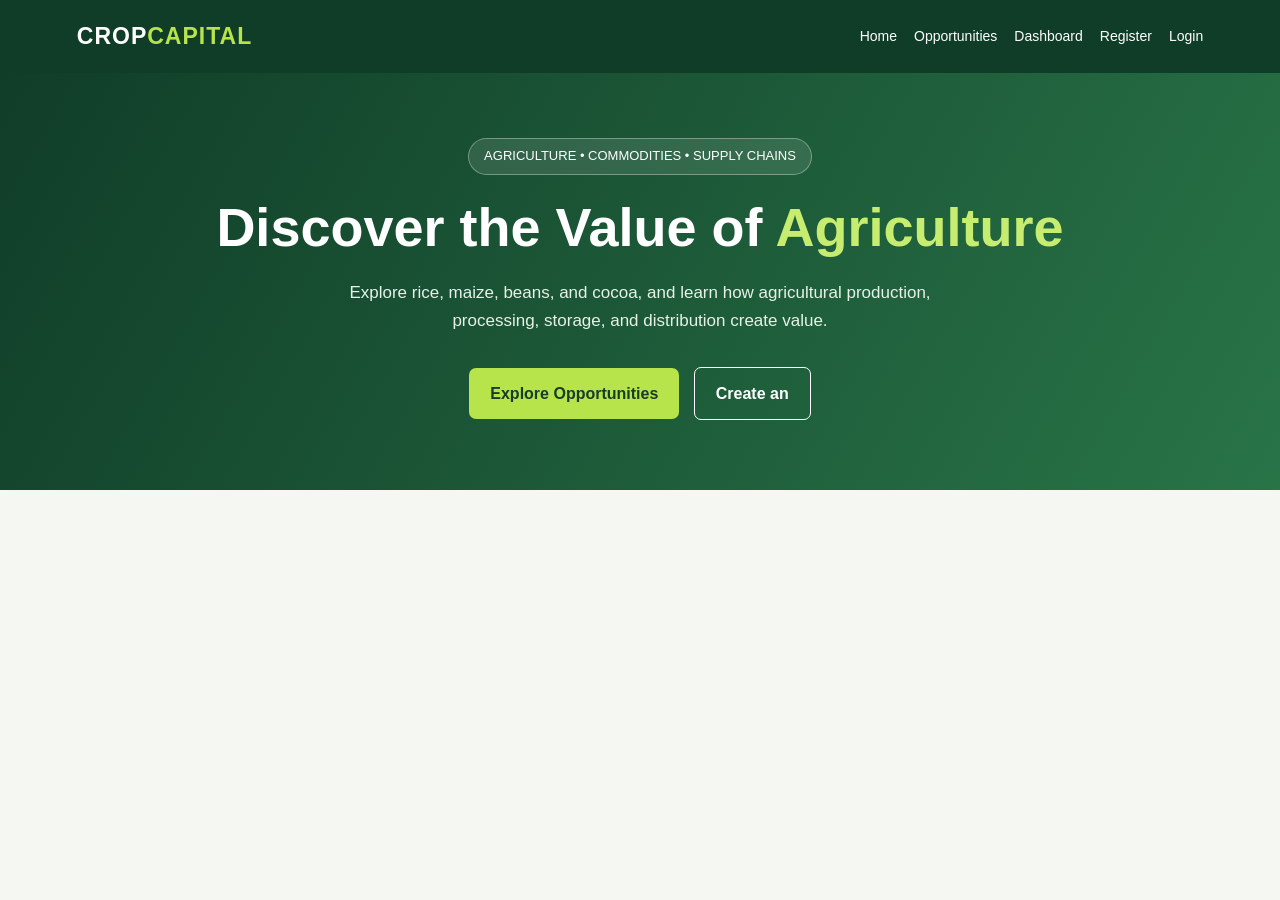
<file: index.html>
<!DOCTYPE html>
<html lang="en">
<head>
  <meta charset="UTF-8">
  <meta name="viewport" content="width=device-width, initial-scale=1.0">
  <meta name="description" content="CROPCAPITAL explores agricultural commodities, production, storage and supply chains.">
  <title>CROPCAPITAL | Agricultural Opportunities</title>

  <style>
    * {
      box-sizing: border-box;
      margin: 0;
      padding: 0;
    }

    body {
      font-family: Arial, sans-serif;
      color: #173d28;
      background: #f5f8f2;
      line-height: 1.6;
    }

    header {
      background: #103d28;
      color: white;
      padding: 18px 6%;
      display: flex;
      align-items: center;
      justify-content: space-between;
      flex-wrap: wrap;
      gap: 15px;
    }

    .logo {
      font-size: 23px;
      font-weight: bold;
      letter-spacing: 1px;
    }

    .logo span {
      color: #b7e34b;
    }

    nav {
      display: flex;
      flex-wrap: wrap;
      gap: 17px;
    }

    nav a {
      color: white;
      text-decoration: none;
      font-size: 14px;
    }

    nav a:hover {
      color: #b7e34b;
    }

    .hero {
      background: linear-gradient(120deg, #103d28, #287447);
      color: white;
      padding: 65px 7%;
    }

    .hero-content {
      max-width: 850px;
      margin: auto;
      text-align: center;
    }

    .tag {
      display: inline-block;
      background: #ffffff1c;
      border: 1px solid #ffffff55;
      border-radius: 25px;
      padding: 7px 15px;
      margin-bottom: 20px;
      font-size: 13px;
    }

    .hero h1 {
      font-size: clamp(32px, 6vw, 54px);
      line-height: 1.2;
      margin-bottom: 20px;
    }

    .hero h1 span {
      color: #c7ed70;
    }

    .hero p {
      max-width: 650px;
      margin: 0 auto 28px;
      color: #e6f1e8;
      font-size: 17px;
    }

    .button {
      display: inline-block;
      padding: 13px 21px;
      border-radius: 7px;
      text-decoration: none;
      font-weight: bold;
      margin: 5px;
    }

    .button-primary {
      background: #b7e34b;
      color: #173d28;
    }

    .button-outline {
      border: 1px solid white;
      color: white;
    }

    .button-primary:hover {
      background: #d0f278;
    }

    .section {
      max-width: 1100px;
      margin: auto;
      padding: 50px 20px;
    }

    .section-heading {
      text-align: center;
      margin-bottom: 30px;
    }

    .section-heading h2 {
      font-size: 29px;
      margin-bottom: 8px;
    }

    .section-heading p {
      color: #627267;
    }

    .crop-grid {
      display: grid;
      grid-template-columns: repeat(auto-fit, minmax(220px, 1fr));
      gap: 20px;
    }

    .crop-card {
      background: white;
      border-radius: 12px;
      padding: 25px;
      border: 1px solid #e2eadf;
      box-shadow: 0 5px 18px #173d2808;
    }

    .crop-icon {
      font-size: 42px;
      margin-bottom: 12px;
    }

    .crop-card h3 {
      margin-bottom: 10px;
      font-size: 21px;
    }

    .crop-card p {
      color: #627267;
      font-size: 14px;
      margin-bottom: 15px;
    }

    .crop-card a {
      color: #17643b;
      font-weight: bold;
      text-decoration: none;
    }

    .about {
      background: #e8f0e3;
    }

    .about-inner {
      max-width: 850px;
      margin: auto;
      text-align: center;
    }

    .about h2 {
      font-size: 28px;
      margin-bottom: 15px;
    }

    .about p {
      color: #46594b;
      margin-bottom: 12px;
    }

    .notice {
      max-width: 1000px;
      margin: 35px auto;
      padding: 18px;
      background: #fff4d6;
      border-left: 5px solid #d99a00;
      border-radius: 6px;
      font-size: 13px;
      line-height: 1.7;
    }

    footer {
      background: #103d28;
      color: white;
      padding: 30px 20px;
      text-align: center;
    }

    footer p {
      color: #d8e5da;
      font-size: 13px;
      margin-top: 8px;
    }

    .footer-links {
      margin-top: 15px;
    }

    .footer-links a {
      color: #c7ed70;
      text-decoration: none;
      margin: 0 8px;
      font-size: 13px;
    }

    @media (max-width: 600px) {
      header {
        justify-content: center;
        text-align: center;
      }

      nav {
        justify-content: center;
      }

      .hero {
        padding: 48px 20px;
      }

      .hero p {
        font-size: 15px;
      }

      .section {
        padding: 38px 18px;
      }

      .notice {
        margin: 20px 15px;
      }
    }
  </style>
</head>

<body>

<header>
  <div class="logo">CROP<span>CAPITAL</span></div>

  <nav>
    <a href="index.html">Home</a>
    <a href="plans.html">Opportunities</a>
    <a href="dashboard.html">Dashboard</a>
    <a href="register.html">Register</a>
    <a href="login.html">Login</a>
  </nav>
</header>

<section class="hero">
  <div class="hero-content">
    <div class="tag">AGRICULTURE • COMMODITIES • SUPPLY CHAINS</div>

    <h1>Discover the Value of <span>Agriculture</span></h1>

    <p>
      Explore rice, maize, beans, and cocoa, and learn how agricultural
      production, processing, storage, and distribution create value.
    </p>

    <a class="button button-primary" href="plans.html">
      Explore Opportunities
    </a>

    <a class="button button-outline" href="register.html">
      Create an
</file>
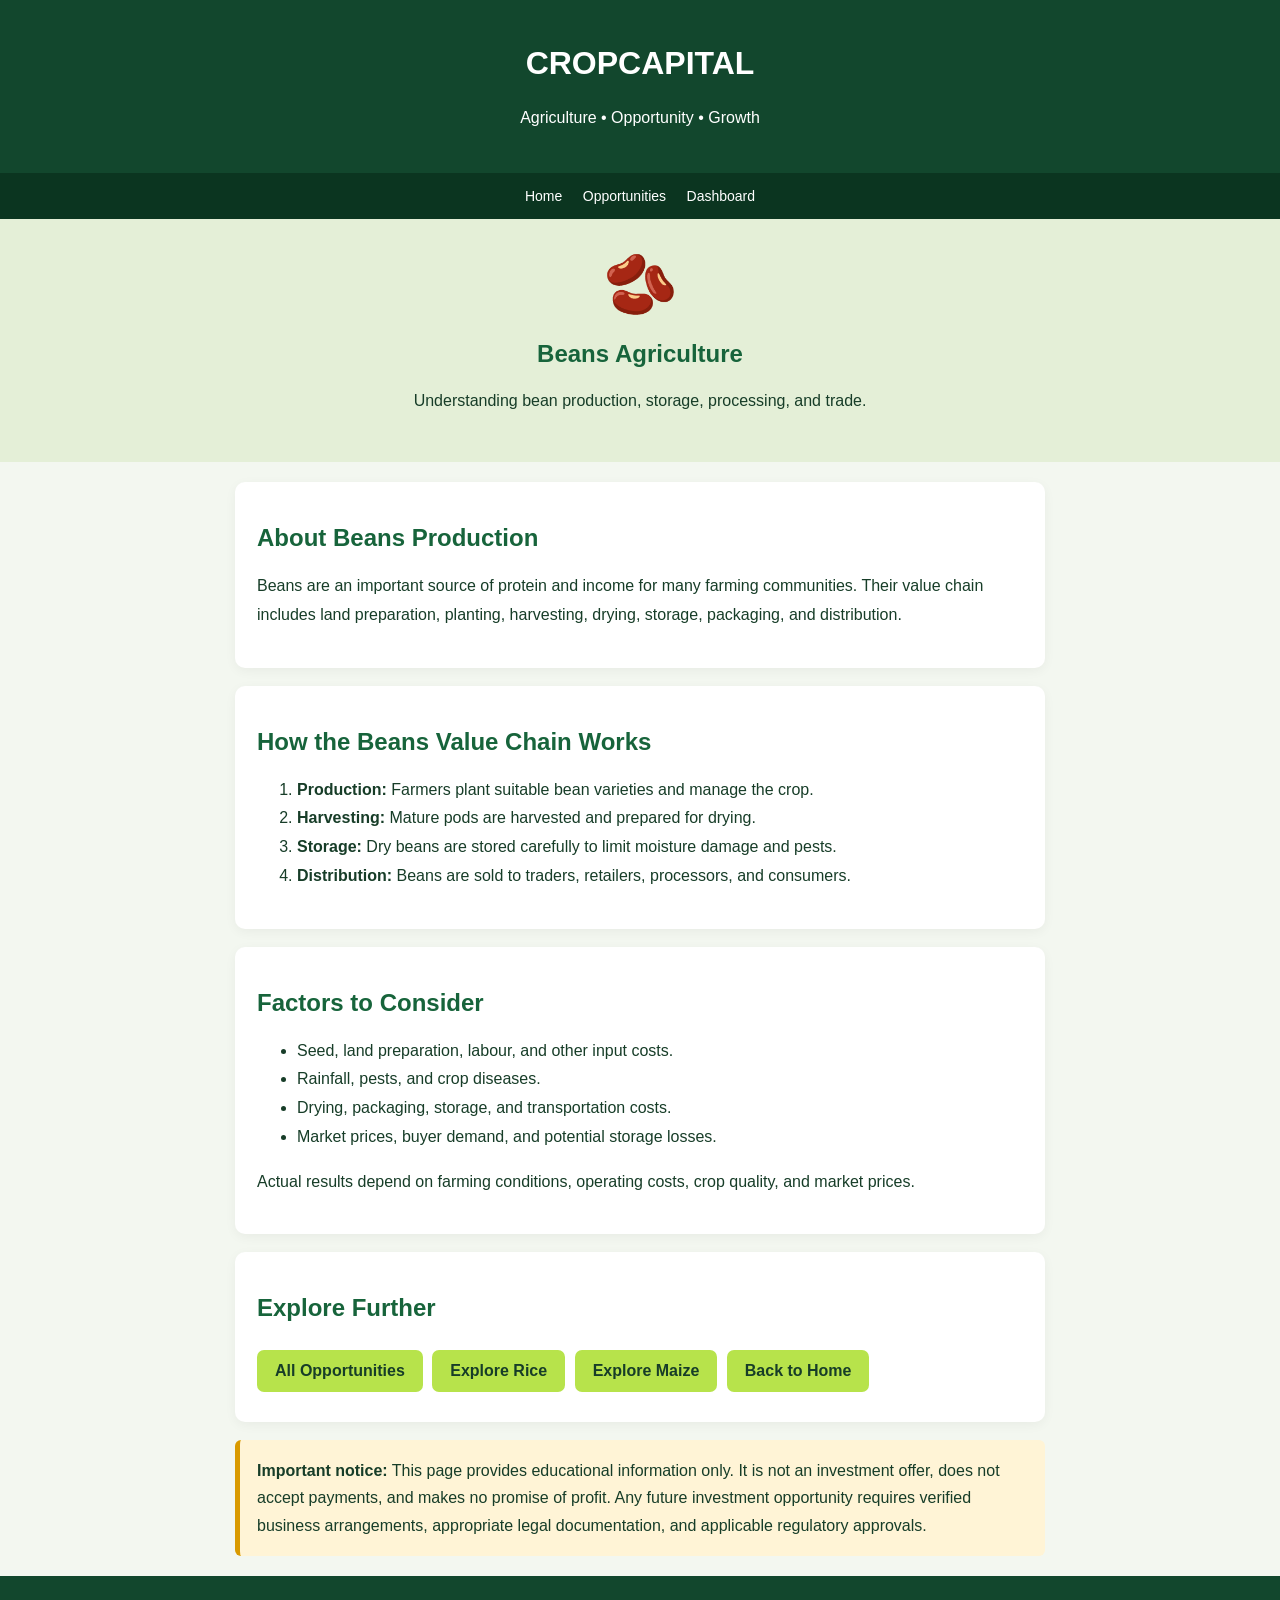
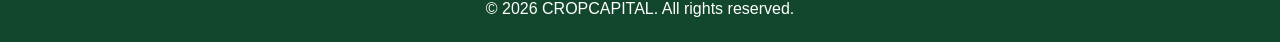
<file: beans.html>
<!DOCTYPE html>
<html lang="en">
<head>
  <meta charset="UTF-8">
  <meta name="viewport" content="width=device-width, initial-scale=1.0">
  <title>Beans Agriculture | CROPCAPITAL</title>

  <style>
    * { box-sizing: border-box; }

    body {
      margin: 0;
      font-family: Arial, sans-serif;
      background: #f3f7f0;
      color: #173d28;
    }

    header, footer {
      background: #12472d;
      color: white;
      text-align: center;
      padding: 24px 15px;
    }

    nav {
      background: #0b3520;
      text-align: center;
      padding: 14px;
    }

    nav a {
      color: white;
      text-decoration: none;
      margin: 0 8px;
      font-size: 14px;
    }

    .hero {
      background: #e4efd7;
      text-align: center;
      padding: 30px 15px;
    }

    .icon { font-size: 60px; }

    .container {
      max-width: 850px;
      margin: auto;
      padding: 20px;
    }

    .card {
      background: white;
      padding: 22px;
      border-radius: 10px;
      margin-bottom: 18px;
      box-shadow: 0 3px 12px #0000000c;
    }

    h2 { color: #17643b; }

    p, li { line-height: 1.8; }

    .notice {
      background: #fff4d6;
      padding: 17px;
      border-left: 5px solid #d99a00;
      border-radius: 6px;
      line-height: 1.7;
    }

    .button {
      display: inline-block;
      background: #b7e34b;
      color: #173d28;
      padding: 12px 18px;
      border-radius: 7px;
      text-decoration: none;
      font-weight: bold;
      margin: 8px 5px 8px 0;
    }
  </style>
</head>

<body>

<header>
  <h1>CROPCAPITAL</h1>
  <p>Agriculture • Opportunity • Growth</p>
</header>

<nav>
  <a href="index.html">Home</a>
  <a href="plans.html">Opportunities</a>
  <a href="dashboard.html">Dashboard</a>
</nav>

<section class="hero">
  <div class="icon">🫘</div>
  <h2>Beans Agriculture</h2>
  <p>Understanding bean production, storage, processing, and trade.</p>
</section>

<main class="container">

  <section class="card">
    <h2>About Beans Production</h2>
    <p>
      Beans are an important source of protein and income for many
      farming communities. Their value chain includes land preparation,
      planting, harvesting, drying, storage, packaging, and distribution.
    </p>
  </section>

  <section class="card">
    <h2>How the Beans Value Chain Works</h2>
    <ol>
      <li><strong>Production:</strong> Farmers plant suitable bean varieties and manage the crop.</li>
      <li><strong>Harvesting:</strong> Mature pods are harvested and prepared for drying.</li>
      <li><strong>Storage:</strong> Dry beans are stored carefully to limit moisture damage and pests.</li>
      <li><strong>Distribution:</strong> Beans are sold to traders, retailers, processors, and consumers.</li>
    </ol>
  </section>

  <section class="card">
    <h2>Factors to Consider</h2>
    <ul>
      <li>Seed, land preparation, labour, and other input costs.</li>
      <li>Rainfall, pests, and crop diseases.</li>
      <li>Drying, packaging, storage, and transportation costs.</li>
      <li>Market prices, buyer demand, and potential storage losses.</li>
    </ul>
    <p>
      Actual results depend on farming conditions, operating costs,
      crop quality, and market prices.
    </p>
  </section>

  <section class="card">
    <h2>Explore Further</h2>
    <a class="button" href="plans.html">All Opportunities</a>
    <a class="button" href="rice.html">Explore Rice</a>
    <a class="button" href="maize.html">Explore Maize</a>
    <a class="button" href="index.html">Back to Home</a>
  </section>

  <section class="notice">
    <strong>Important notice:</strong>
    This page provides educational information only. It is not an
    investment offer, does not accept payments, and makes no promise
    of profit. Any future investment opportunity requires verified
    business arrangements, appropriate legal documentation, and
    applicable regulatory approvals.
  </section>

</main>

<footer>
  &copy; 2026 CROPCAPITAL. All rights reserved.
</footer>

</body>
</html>
</file>
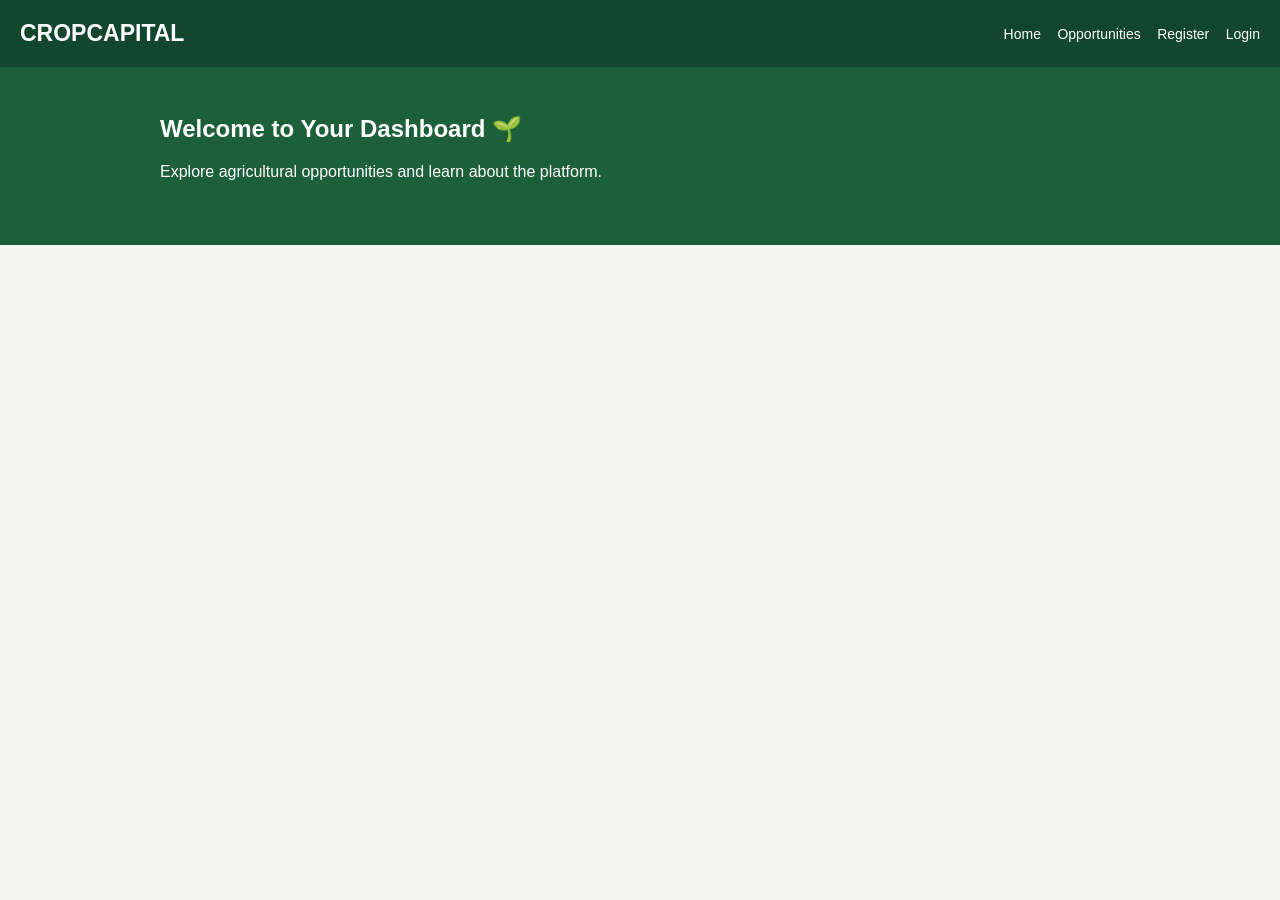
<file: dashboard.html>
<!DOCTYPE html>
<html lang="en">
<head>
  <meta charset="UTF-8">
  <meta name="viewport" content="width=device-width, initial-scale=1.0">
  <title>User Dashboard | CROPCAPITAL</title>

  <style>
    * {
      box-sizing: border-box;
    }

    body {
      margin: 0;
      font-family: Arial, sans-serif;
      background: #f3f7f0;
      color: #173d28;
    }

    header {
      background: #12472d;
      color: white;
      padding: 20px;
      display: flex;
      justify-content: space-between;
      align-items: center;
      flex-wrap: wrap;
      gap: 12px;
    }

    header h1 {
      margin: 0;
      font-size: 23px;
    }

    header a {
      color: white;
      text-decoration: none;
      margin-left: 12px;
      font-size: 14px;
    }

    .welcome {
      background: #1c6039;
      color: white;
      padding: 28px 20px;
    }

    .welcome h2 {
      margin-top: 0;
    }

    .container {
      max-width: 1000px;
      margin: auto;
      padding: 20px;
    }

    .notice {
      background: #fff4d6;
      border-left: 5px solid #d99a00;
      padding: 15px;
      border-radius: 6px;
      line-height: 1.6;
      font-size: 14px;
      margin-bottom: 25px;
    }

    .section-title {
      margin-top: 30px;
    }

    .grid {
      display: grid;
      grid-template-columns: repeat(auto-fit, minmax(210px, 1fr));
      gap: 16px;
    }

    .card {
      background: white;
      padding: 20px;
      border-radius: 10px;
      box-shadow: 0 3px 12px #0000000c;
    }

    .card h3 {
      margin-top: 0;
    }

    .crop {
      font-size: 35px;
      margin-bottom: 10px;
    }

    .button {
      display: inline-block;
      padding: 11px 16px;
      background: #b7e34b;
      color: #173d28;
      border-radius: 6px;
      text-decoration: none;
      font-weight: bold;
      border: none;
      cursor: pointer;
      margin-top: 10px;
    }

    .secondary {
      background: #12472d;
      color: white;
    }

    .muted {
      color: #66756a;
      font-size: 14px;
      line-height: 1.6;
    }

    footer {
      text-align: center;
      padding: 22px;
      background: #12472d;
      color: white;
      margin-top: 30px;
      font-size: 13px;
    }
  </style>
</head>

<body>

  <header>
    <h1>CROPCAPITAL</h1>
    <nav>
      <a href="index.html">Home</a>
      <a href="plans.html">Opportunities</a>
      <a href="register.html">Register</a>
      <a href="login.html">Login</a>
    </nav>
  </header>

  <section class="welcome">
    <div class="container">
      <h2>Welcome to Your Dashboard 🌱</h2>
      <p>Explore agricultural opportunities and learn about the platform.</p>
    </div>
  </section>

  <main class="container">

    <div class="notice
</file>
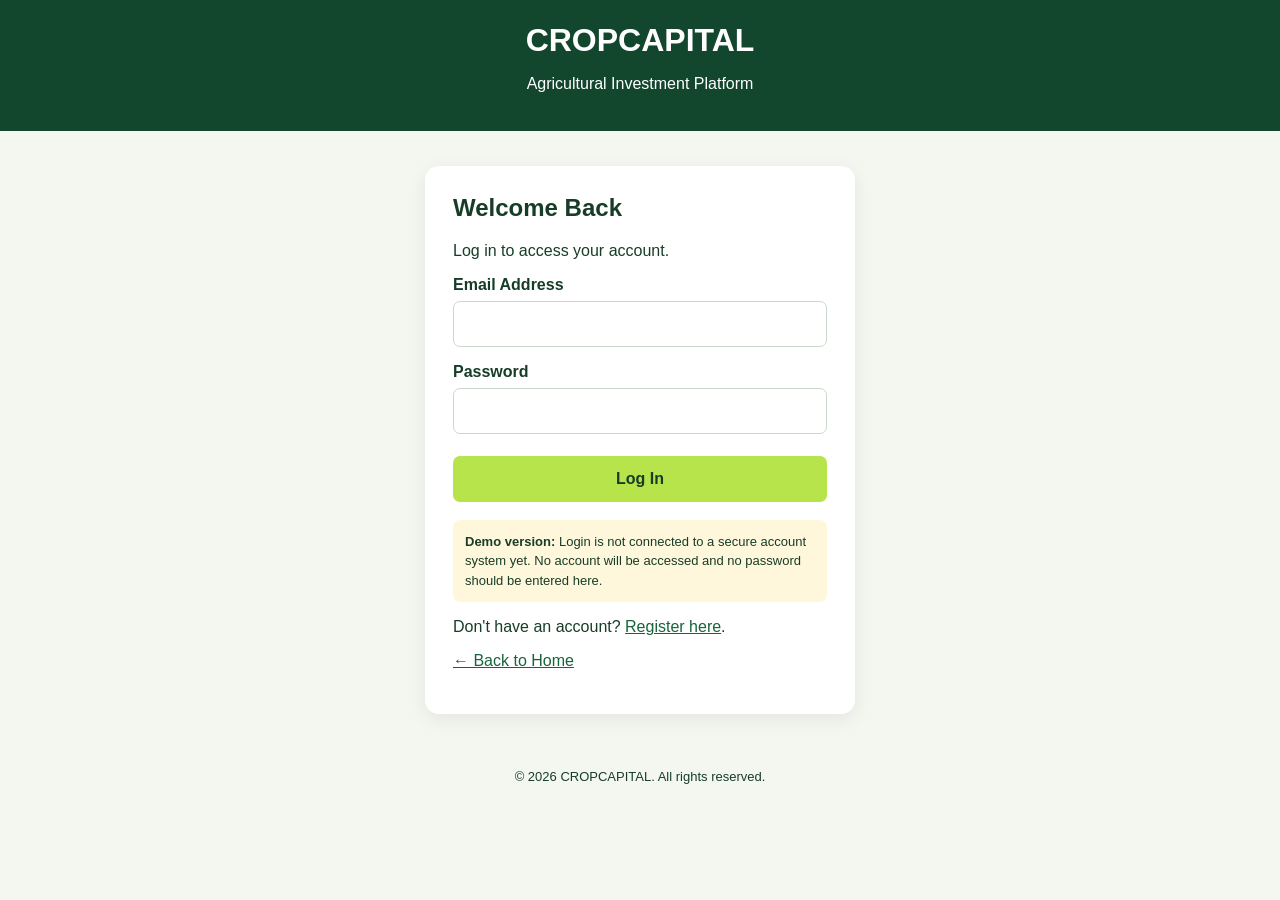
<file: login.html>
<!DOCTYPE html>
<html lang="en">
<head>
  <meta charset="UTF-8">
  <meta name="viewport" content="width=device-width, initial-scale=1.0">
  <title>Login | CROPCAPITAL</title>
  <style>
    * { box-sizing: border-box; }
    body {
      margin: 0;
      font-family: Arial, sans-serif;
      background: #f3f7f0;
      color: #173d28;
    }
    header {
      background: #12472d;
      color: white;
      padding: 22px 16px;
      text-align: center;
    }
    header h1 { margin: 0; }
    main {
      max-width: 430px;
      margin: 35px auto;
      padding: 28px;
      background: white;
      border-radius: 14px;
      box-shadow: 0 5px 20px #00000012;
    }
    h2 { margin-top: 0; }
    label {
      display: block;
      margin: 16px 0 7px;
      font-weight: bold;
    }
    input {
      width: 100%;
      padding: 13px;
      border: 1px solid #cbd8cc;
      border-radius: 7px;
      font-size: 16px;
    }
    button {
      width: 100%;
      margin-top: 22px;
      padding: 14px;
      border: 0;
      border-radius: 7px;
      background: #b7e34b;
      color: #173d28;
      font-weight: bold;
      font-size: 16px;
    }
    .note {
      margin-top: 18px;
      padding: 12px;
      background: #fff7dc;
      border-radius: 7px;
      font-size: 13px;
      line-height: 1.5;
    }
    footer {
      text-align: center;
      padding: 20px;
      font-size: 13px;
    }
    a { color: #17643b; }
  </style>
</head>
<body>
  <header>
    <h1>CROPCAPITAL</h1>
    <p>Agricultural Investment Platform</p>
  </header>

  <main>
    <h2>Welcome Back</h2>
    <p>Log in to access your account.</p>

    <form id="loginForm">
      <label for="email">Email Address</label>
      <input id="email" type="email" autocomplete="email" required>

      <label for="password">Password</label>
      <input id="password" type="password"
             autocomplete="current-password" required>

      <button type="submit">Log In</button>
    </form>

    <div class="note">
      <strong>Demo version:</strong> Login is not connected to a secure
      account system yet. No account will be accessed and no password
      should be entered here.
    </div>

    <p>Don't have an account? <a href="register.html">Register here</a>.</p>
    <p><a href="index.html">← Back to Home</a></p>
  </main>

  <footer>
    &copy; 2026 CROPCAPITAL. All rights reserved.
  </footer>

  <script>
    document.getElementById("loginForm").addEventListener("submit", function(event) {
      event.preventDefault();
      alert("This is a demo page. Secure login has not been set up yet.");
    });
  </script>
</body>
</html>
</file>
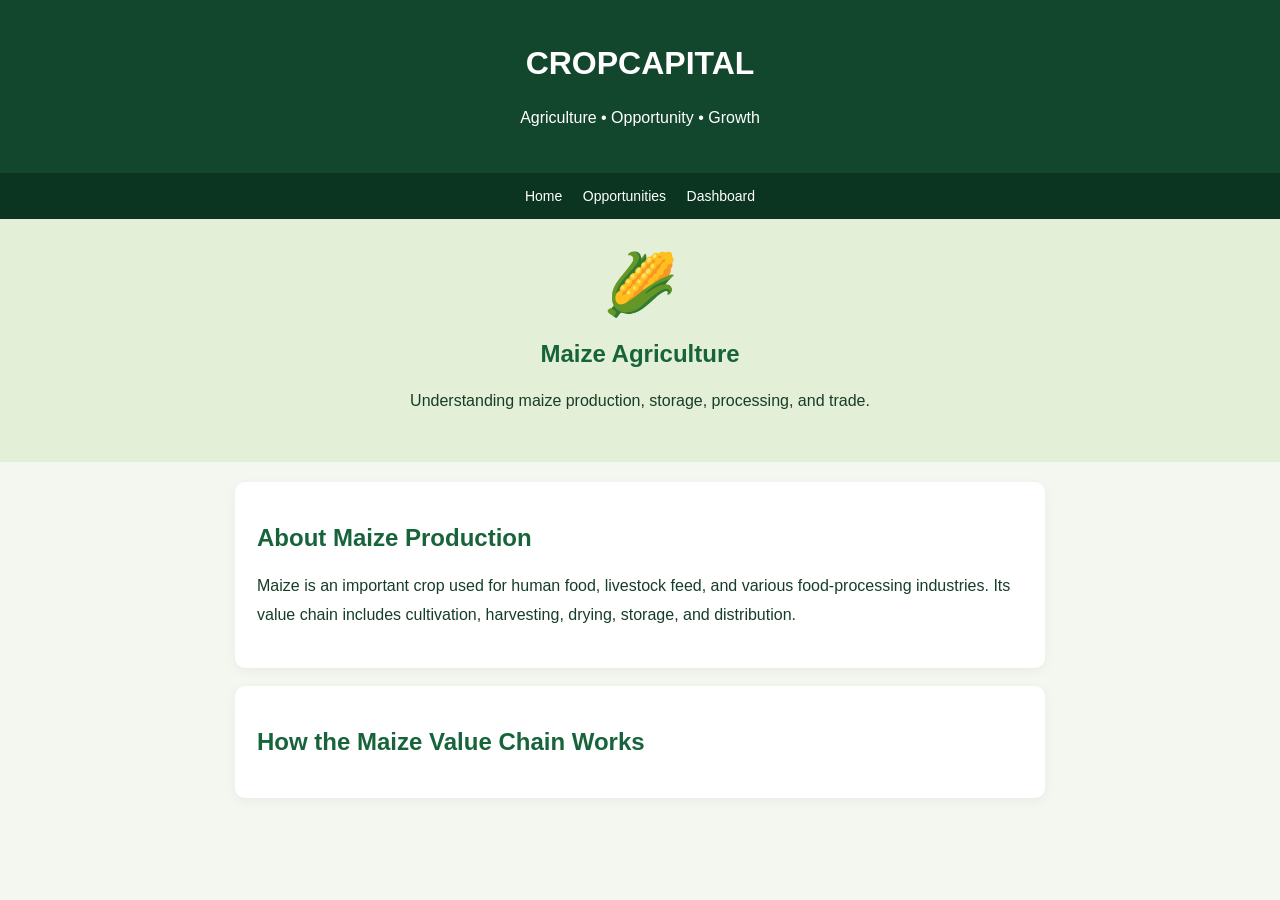
<file: maize.html>
<!DOCTYPE html>
<html lang="en">
<head>
  <meta charset="UTF-8">
  <meta name="viewport" content="width=device-width, initial-scale=1.0">
  <title>Maize Agriculture | CROPCAPITAL</title>
  <style>
    * { box-sizing: border-box; }
    body {
      margin: 0;
      font-family: Arial, sans-serif;
      background: #f3f7f0;
      color: #173d28;
    }
    header, footer {
      background: #12472d;
      color: white;
      text-align: center;
      padding: 24px 15px;
    }
    nav {
      background: #0b3520;
      text-align: center;
      padding: 14px;
    }
    nav a {
      color: white;
      text-decoration: none;
      margin: 0 8px;
      font-size: 14px;
    }
    .hero {
      background: #e4efd7;
      text-align: center;
      padding: 30px 15px;
    }
    .icon { font-size: 60px; }
    .container {
      max-width: 850px;
      margin: auto;
      padding: 20px;
    }
    .card {
      background: white;
      padding: 22px;
      border-radius: 10px;
      margin-bottom: 18px;
      box-shadow: 0 3px 12px #0000000c;
    }
    h2 { color: #17643b; }
    p, li { line-height: 1.8; }
    .notice {
      background: #fff4d6;
      padding: 17px;
      border-left: 5px solid #d99a00;
      border-radius: 6px;
      line-height: 1.7;
    }
    .button {
      display: inline-block;
      background: #b7e34b;
      color: #173d28;
      padding: 12px 18px;
      border-radius: 7px;
      text-decoration: none;
      font-weight: bold;
      margin: 8px 5px 8px 0;
    }
  </style>
</head>
<body>

<header>
  <h1>CROPCAPITAL</h1>
  <p>Agriculture • Opportunity • Growth</p>
</header>

<nav>
  <a href="index.html">Home</a>
  <a href="plans.html">Opportunities</a>
  <a href="dashboard.html">Dashboard</a>
</nav>

<section class="hero">
  <div class="icon">🌽</div>
  <h2>Maize Agriculture</h2>
  <p>Understanding maize production, storage, processing, and trade.</p>
</section>

<main class="container">

  <section class="card">
    <h2>About Maize Production</h2>
    <p>
      Maize is an important crop used for human food, livestock feed,
      and various food-processing industries. Its value chain includes
      cultivation, harvesting, drying, storage, and distribution.
    </p>
  </section>

  <section class="card">
    <h2>How the Maize Value Chain Works</h2
</file>
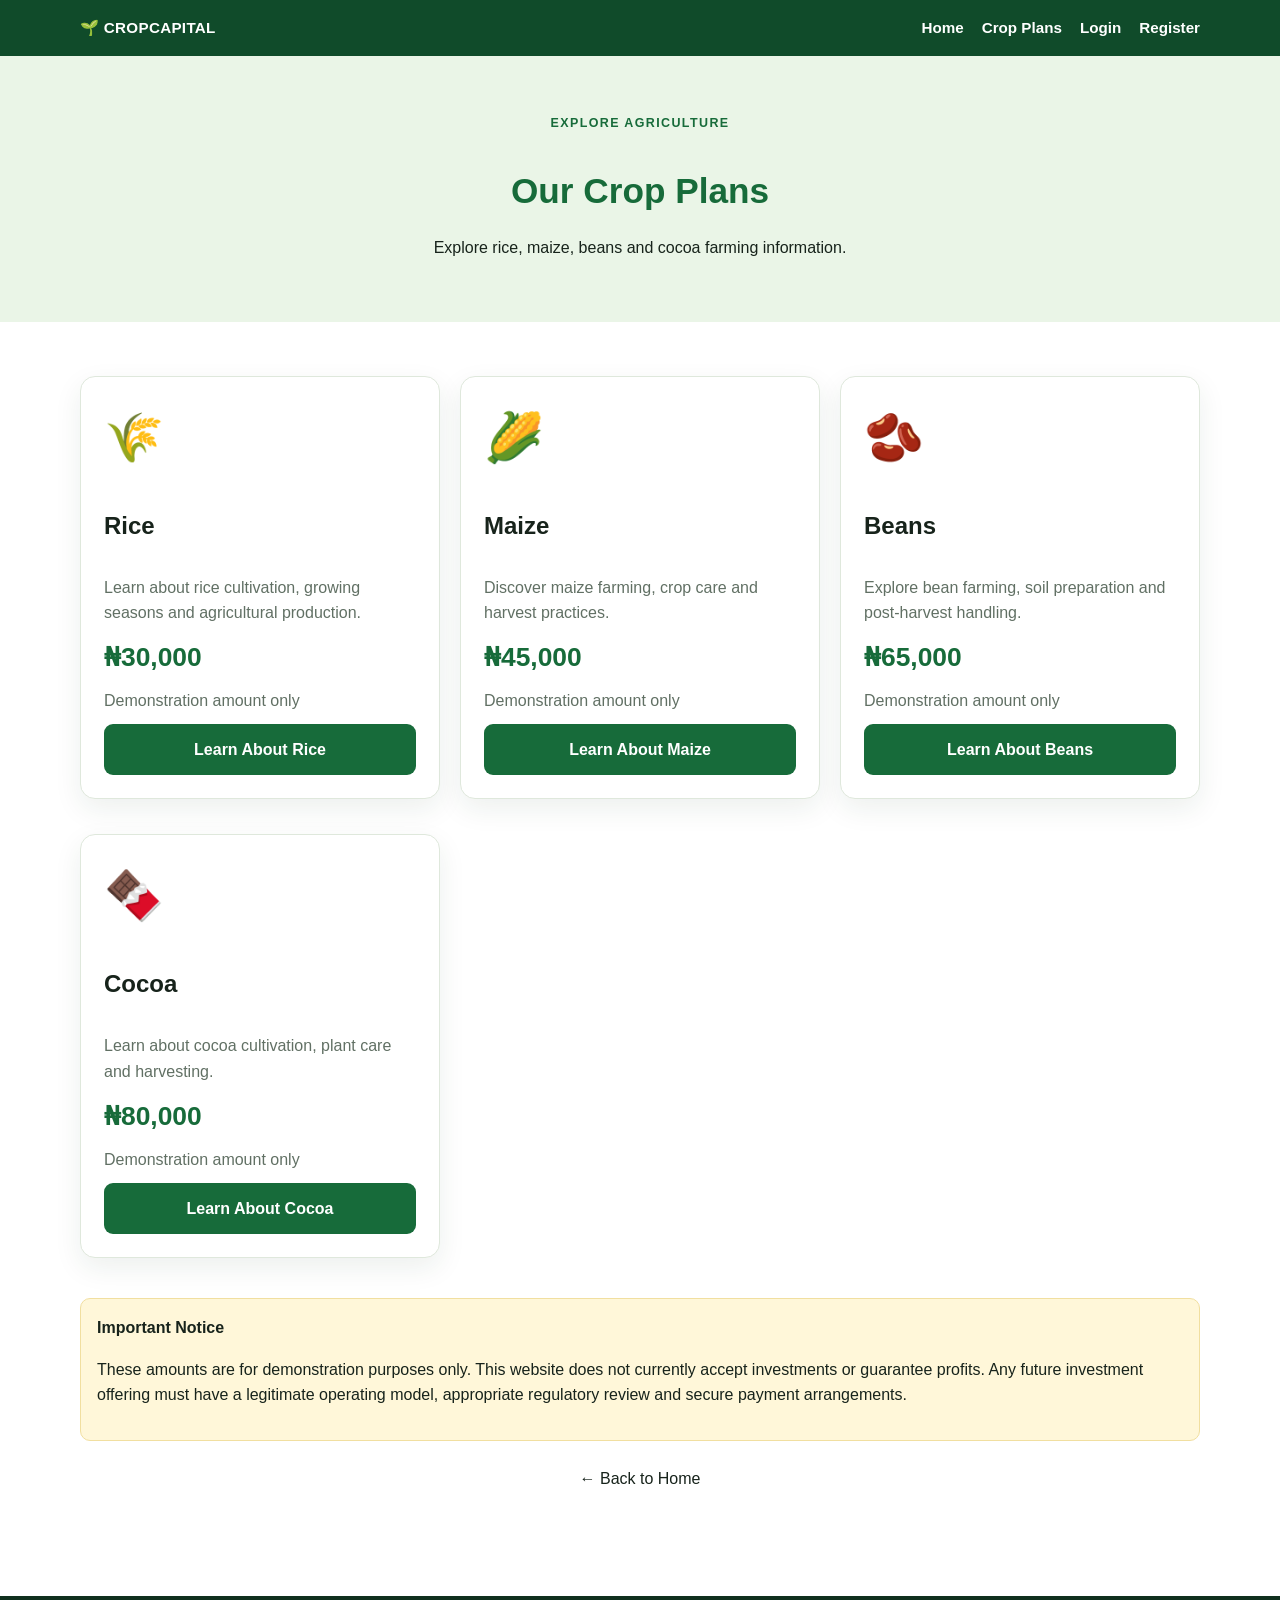
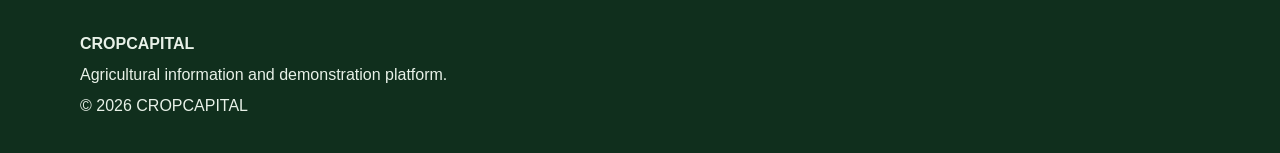
<file: plans.html>
<!DOCTYPE html>
<html lang="en">
<head>
  <meta charset="UTF-8">
  <meta name="viewport" content="width=device-width, initial-scale=1.0">
  <title>Crop Plans | CROPCAPITAL</title>
  <link rel="stylesheet" href="style.css">
  <style>
    .plans-hero {
      background: #eaf5e7;
      padding: 45px 20px;
      text-align: center;
    }
    .plans-hero h1 {
      color: #176b3a;
      font-size: 2.2rem;
      margin-bottom: 10px;
    }
    .crop-icon { font-size: 3rem; }
    .price { color: #176b3a; font-size: 1.6rem; font-weight: bold; }
    .plan-card { margin-bottom: 15px; }
    .disclaimer {
      background: #fff7d9;
      border: 1px solid #f1dfa0;
      border-radius: 10px;
      padding: 16px;
      margin-top: 25px;
    }
  </style>
</head>
<body>

<header>
  <div class="container nav">
    <a class="brand" href="index.html">🌱 CROPCAPITAL</a>
    <nav>
      <a href="index.html">Home</a>
      <a href="plans.html">Crop Plans</a>
      <a href="login.html">Login</a>
      <a href="register.html">Register</a>
    </nav>
  </div>
</header>

<section class="plans-hero">
  <div class="container">
    <p class="eyebrow">Explore Agriculture</p>
    <h1>Our Crop Plans</h1>
    <p>Explore rice, maize, beans and cocoa farming information.</p>
  </div>
</section>

<section>
  <div class="container">
    <div class="plans-grid">

      <article class="plan-card">
        <div class="crop-icon">🌾</div>
        <h2>Rice</h2>
        <p>Learn about rice cultivation, growing seasons and agricultural production.</p>
        <p class="price">₦30,000</p>
        <p>Demonstration amount only</p>
        <a class="btn" href="rice.html">Learn About Rice</a>
      </article>

      <article class="plan-card">
        <div class="crop-icon">🌽</div>
        <h2>Maize</h2>
        <p>Discover maize farming, crop care and harvest practices.</p>
        <p class="price">₦45,000</p>
        <p>Demonstration amount only</p>
        <a class="btn" href="maize.html">Learn About Maize</a>
      </article>

      <article class="plan-card">
        <div class="crop-icon">🫘</div>
        <h2>Beans</h2>
        <p>Explore bean farming, soil preparation and post-harvest handling.</p>
        <p class="price">₦65,000</p>
        <p>Demonstration amount only</p>
        <a class="btn" href="beans.html">Learn About Beans</a>
      </article>

      <article class="plan-card">
        <div class="crop-icon">🍫</div>
        <h2>Cocoa</h2>
        <p>Learn about cocoa cultivation, plant care and harvesting.</p>
        <p class="price">₦80,000</p>
        <p>Demonstration amount only</p>
        <a class="btn" href="cocoa.html">Learn About Cocoa</a>
      </article>

    </div>

    <div class="disclaimer">
      <strong>Important Notice</strong>
      <p>These amounts are for demonstration purposes only. This website does not currently accept investments or guarantee profits. Any future investment offering must have a legitimate operating model, appropriate regulatory review and secure payment arrangements.</p>
    </div>

    <p style="text-align:center; margin-top:25px;">
      <a href="index.html">← Back to Home</a>
    </p>
  </div>
</section>

<footer>
  <div class="container">
    <p><strong>CROPCAPITAL</strong></p>
    <p>Agricultural information and demonstration platform.</p>
    <p>© 2026 CROPCAPITAL</p>
  </div>
</footer>

</body>
</html>
</file>
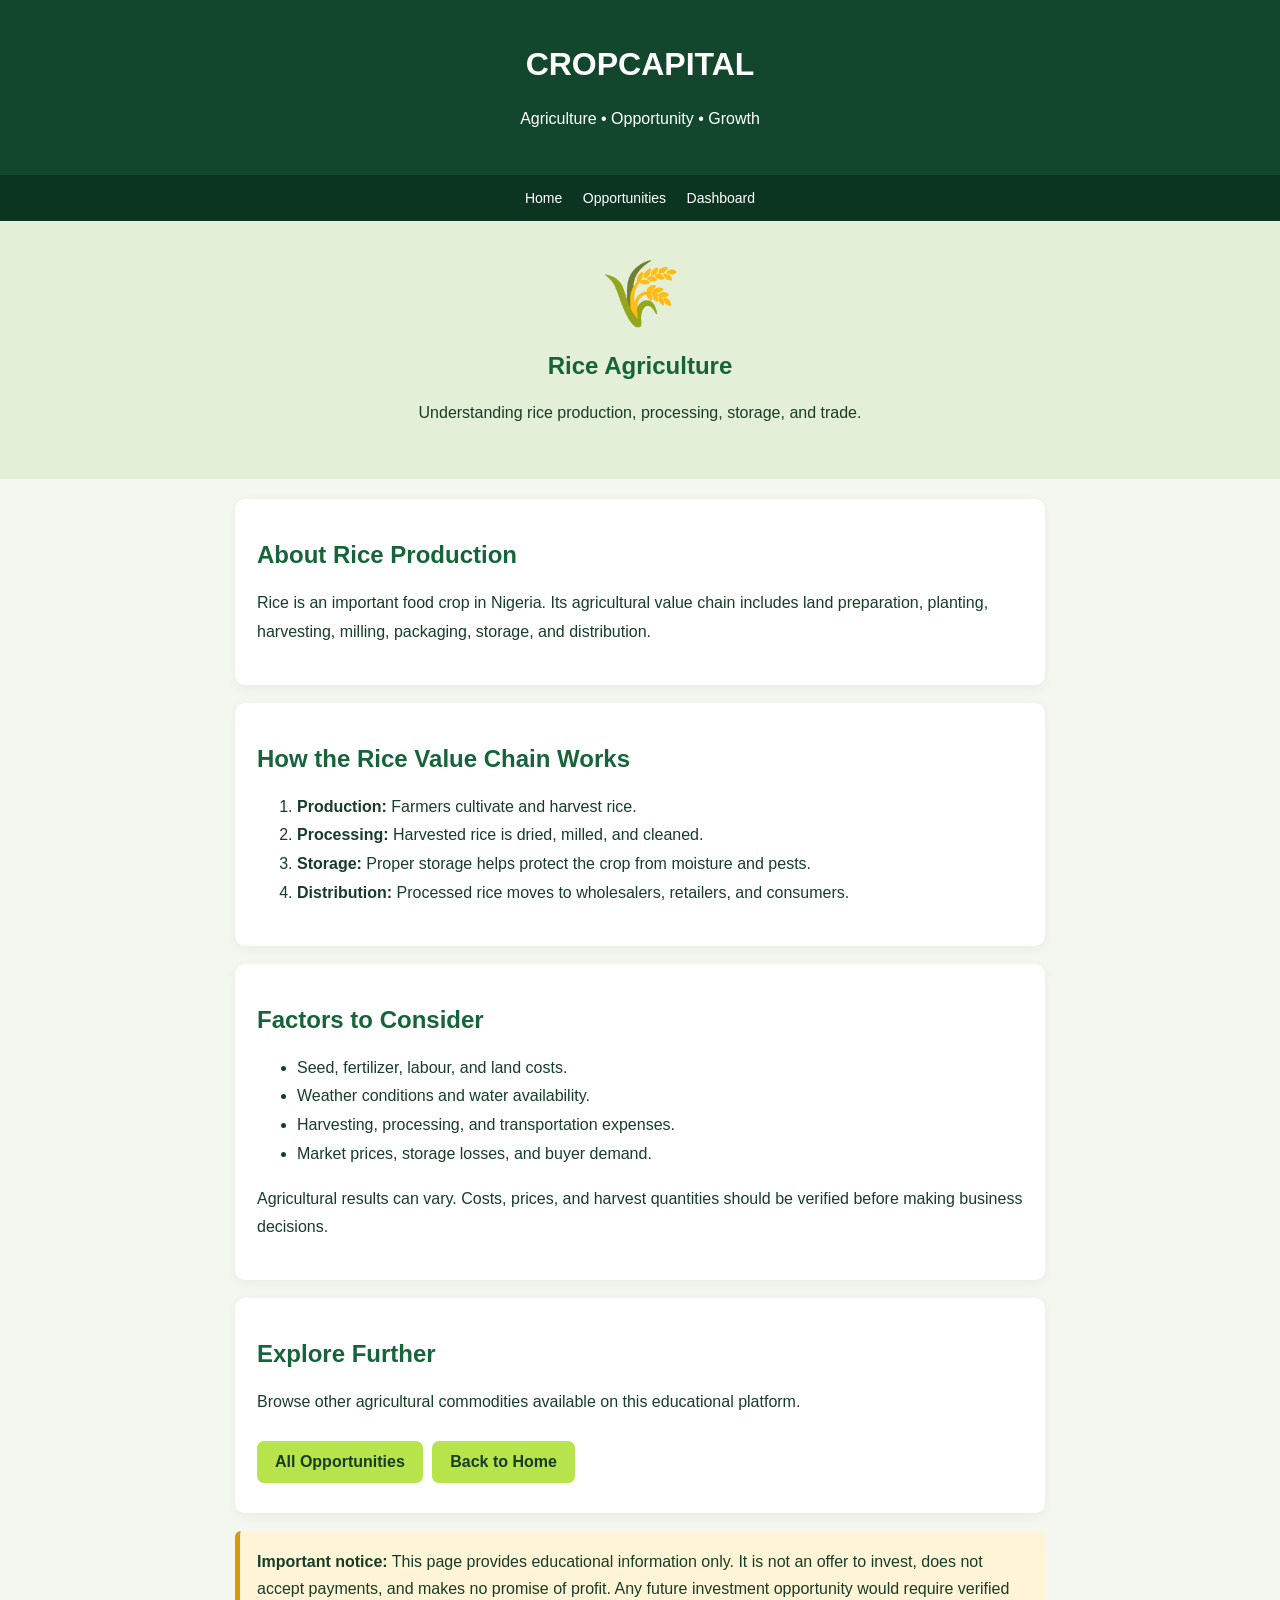
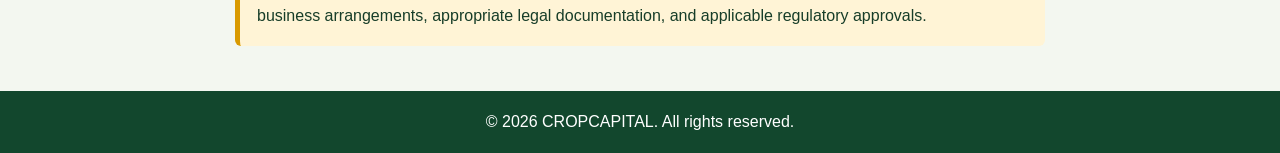
<file: rice.html>
<!DOCTYPE html>
<html lang="en">
<head>
  <meta charset="UTF-8">
  <meta name="viewport" content="width=device-width, initial-scale=1.0">
  <title>Rice Agriculture | CROPCAPITAL</title>

  <style>
    * { box-sizing: border-box; }

    body {
      margin: 0;
      font-family: Arial, sans-serif;
      background: #f3f7f0;
      color: #173d28;
    }

    header {
      background: #12472d;
      color: white;
      text-align: center;
      padding: 25px 15px;
    }

    nav {
      background: #0b3520;
      text-align: center;
      padding: 14px;
    }

    nav a {
      color: white;
      text-decoration: none;
      margin: 0 8px;
      font-size: 14px;
    }

    .hero {
      background: #e4efd7;
      text-align: center;
      padding: 35px 20px;
    }

    .hero .icon {
      font-size: 65px;
    }

    .container {
      max-width: 850px;
      margin: auto;
      padding: 20px;
    }

    .card {
      background: white;
      padding: 22px;
      border-radius: 10px;
      margin-bottom: 18px;
      box-shadow: 0 3px 12px #0000000c;
    }

    h2 { color: #17643b; }

    p, li {
      line-height: 1.8;
    }

    .notice {
      background: #fff4d6;
      padding: 17px;
      border-left: 5px solid #d99a00;
      border-radius: 6px;
      line-height: 1.7;
    }

    .button {
      display: inline-block;
      background: #b7e34b;
      color: #173d28;
      padding: 12px 18px;
      border-radius: 7px;
      text-decoration: none;
      font-weight: bold;
      margin: 8px 5px 8px 0;
    }

    footer {
      background: #12472d;
      color: white;
      text-align: center;
      padding: 22px;
      margin-top: 25px;
    }
  </style>
</head>

<body>

<header>
  <h1>CROPCAPITAL</h1>
  <p>Agriculture • Opportunity • Growth</p>
</header>

<nav>
  <a href="index.html">Home</a>
  <a href="plans.html">Opportunities</a>
  <a href="dashboard.html">Dashboard</a>
</nav>

<section class="hero">
  <div class="icon">🌾</div>
  <h2>Rice Agriculture</h2>
  <p>Understanding rice production, processing, storage, and trade.</p>
</section>

<main class="container">

  <section class="card">
    <h2>About Rice Production</h2>
    <p>
      Rice is an important food crop in Nigeria. Its agricultural
      value chain includes land preparation, planting, harvesting,
      milling, packaging, storage, and distribution.
    </p>
  </section>

  <section class="card">
    <h2>How the Rice Value Chain Works</h2>
    <ol>
      <li><strong>Production:</strong> Farmers cultivate and harvest rice.</li>
      <li><strong>Processing:</strong> Harvested rice is dried, milled, and cleaned.</li>
      <li><strong>Storage:</strong> Proper storage helps protect the crop from moisture and pests.</li>
      <li><strong>Distribution:</strong> Processed rice moves to wholesalers, retailers, and consumers.</li>
    </ol>
  </section>

  <section class="card">
    <h2>Factors to Consider</h2>
    <ul>
      <li>Seed, fertilizer, labour, and land costs.</li>
      <li>Weather conditions and water availability.</li>
      <li>Harvesting, processing, and transportation expenses.</li>
      <li>Market prices, storage losses, and buyer demand.</li>
    </ul>
    <p>
      Agricultural results can vary. Costs, prices, and harvest quantities
      should be verified before making business decisions.
    </p>
  </section>

  <section class="card">
    <h2>Explore Further</h2>
    <p>
      Browse other agricultural commodities available on this educational
      platform.
    </p>
    <a class="button" href="plans.html">All Opportunities</a>
    <a class="button" href="index.html">Back to Home</a>
  </section>

  <section class="notice">
    <strong>Important notice:</strong>
    This page provides educational information only. It is not an offer
    to invest, does not accept payments, and makes no promise of profit.
    Any future investment opportunity would require verified business
    arrangements, appropriate legal documentation, and applicable
    regulatory approvals.
  </section>

</main>

<footer>
  &copy; 2026 CROPCAPITAL. All rights reserved.
</footer>

</body>
</html>
</file>
<file: style.css>
/* CROPCAPITAL demo website styles */
:root {
  --green: #176b3a;
  --green-dark: #104b2a;
  --lime: #b7e34b;
  --cream: #f5f8f1;
  --text: #17231b;
  --muted: #617064;
  --white: #ffffff;
  --border: #dfe8dc;
  --shadow: 0 10px 28px rgba(20, 65, 35, .08);
}
* { box-sizing: border-box; }
html { scroll-behavior: smooth; }
body {
  margin: 0;
  font-family: Arial, Helvetica, sans-serif;
  color: var(--text);
  background: #fff;
  line-height: 1.6;
}
a { color: inherit; text-decoration: none; }
img { max-width: 100%; height: auto; }
.container { width: min(1120px, 92%); margin: 0 auto; }
header, .site-header {
  background: var(--green-dark);
  color: var(--white);
  padding: 16px 0;
}
nav, .nav {
  display: flex; align-items: center; justify-content: space-between;
  gap: 18px; flex-wrap: wrap;
}
.logo, .brand { font-weight: 800; font-size: 1.25rem; letter-spacing: .3px; }
nav a, .nav a { font-weight: 600; font-size: .95rem; }
nav a:hover, .nav a:hover { color: var(--lime); }
.hero {
  padding: 76px 0;
  background: linear-gradient(120deg, #eaf5e7, #f9fbed);
}
.hero h1 { font-size: clamp(2rem, 5vw, 3.6rem); line-height: 1.12; margin: 0 0 18px; max-width: 760px; }
.hero p { font-size: 1.12rem; max-width: 680px; color: #425448; }
.eyebrow { color: var(--green); font-weight: 800; text-transform: uppercase; letter-spacing: 1.4px; font-size: .78rem; }
.btn, button, input[type="submit"] {
  display: inline-block; border: 0; border-radius: 9px; padding: 13px 20px;
  background: var(--green); color: white; font-size: 1rem; font-weight: 700;
  cursor: pointer; text-align: center;
}
.btn:hover, button:hover, input[type="submit"]:hover { background: var(--green-dark); }
.btn-secondary { background: var(--lime); color: #20351e; }
section { padding: 54px 0; }
.section-heading { text-align: center; margin: 0 auto 28px; max-width: 700px; }
.section-heading h2 { margin: 0 0 8px; font-size: clamp(1.6rem, 3vw, 2.3rem); }
.section-heading p { color: var(--muted); margin: 0; }
.grid, .plans-grid, .cards {
  display: grid; grid-template-columns: repeat(3, minmax(0, 1fr)); gap: 20px;
}
.card, .plan-card, .panel {
  border: 1px solid var(--border); border-radius: 15px; padding: 23px;
  background: var(--white); box-shadow: var(--shadow);
}
.card h3, .plan-card h3 { margin-top: 0; }
.plan-card { display: flex; flex-direction: column; gap: 10px; }
.plan-card .price { color: var(--green); font-size: 1.65rem; font-weight: 800; }
.plan-card p { color: var(--muted); margin: 0; }
.plan-card .btn { margin-top: auto; }
.notice { padding: 15px 18px; border-radius: 10px; background: #fff7d9; border: 1px solid #f1dfa0; color: #624d12; }
.form-wrap { width: min(480px, 92%); margin: 44px auto; }
form { display: grid; gap: 15px; }
label { font-weight: 700; font-size: .94rem; }
input, select, textarea {
  width: 100%; padding: 13px 14px; border: 1px solid #cbd8cb; border-radius: 8px;
  font: inherit; background: #fff;
}
input:focus, select:focus, textarea:focus { outline: 2px solid #b7e34b; border-color: var(--green); }
.small-note { color: var(--muted); font-size: .9rem; }
.dashboard-stats { display: grid; grid-template-columns: repeat(3, minmax(0, 1fr)); gap: 15px; }
.stat { background: #edf6e9; border-radius: 12px; padding: 18px; }
.stat span { display: block; color: var(--muted); font-size: .9rem; }
.stat strong { font-size: 1.4rem; color: var(--green-dark); }
footer { background: #102f1d; color: #e8f1e8; padding: 30px 0; margin-top: 35px; }
footer p { margin: 5px 0; }
ul { padding-left: 22px; }
@media (max-width: 760px) {
  .hero { padding: 52px 0; }
  .grid, .plans-grid, .cards { grid-template-columns: 1fr; }
  .dashboard-stats { grid-template-columns: 1fr; }
  nav, .nav { justify-content: center; }
  .logo, .brand { width: 100%; text-align: center; }
  section { padding: 38px 0; }
}
</file>
